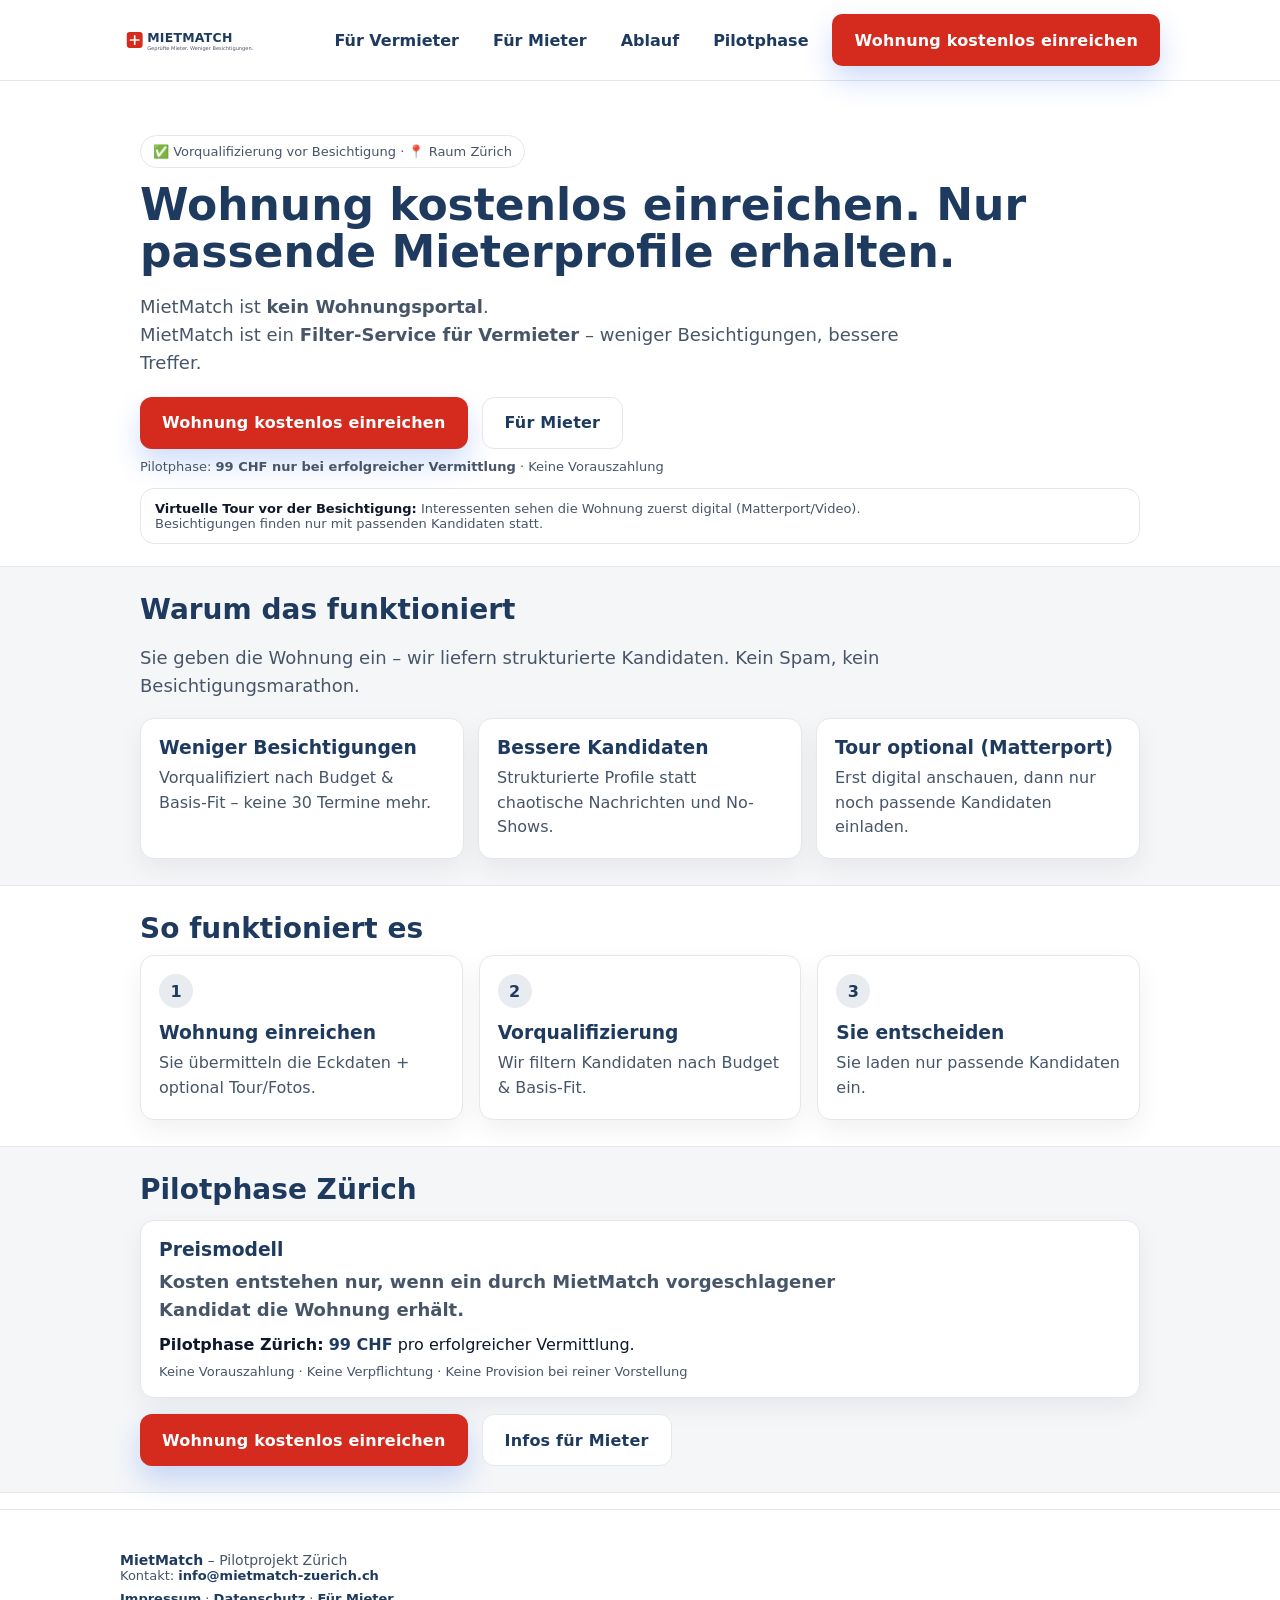
<file: index.html>
<!doctype html>
<html lang="de">
<head>
  <meta charset="utf-8">
  <meta name="viewport" content="width=device-width,initial-scale=1">
  <title>MietMatch – Wohnung kostenlos einreichen. Top-Mieter statt 30 Besichtigungen.</title>
  <link rel="stylesheet" href="styles.css">

  <style>
    /* CTA-Boost ohne dein CSS zu zerstören */
    .btn.cta-strong{
      padding:14px 22px;
      font-size:16px;
      font-weight:800;
      box-shadow:0 14px 28px rgba(37,99,235,.22);
      letter-spacing:.2px;
    }
    .hero-usp{
      margin-top:14px;
      padding:12px 14px;
      border:1px solid var(--border);
      border-radius:14px;
      background:#fff;
    }
    .hero-usp b{ color:var(--text); }
    .benefits{
      display:grid;
      gap:14px;
      grid-template-columns:repeat(auto-fit,minmax(240px,1fr));
      margin-top:14px;
    }
    .pill{
      display:inline-flex;
      align-items:center;
      gap:8px;
      padding:8px 12px;
      border:1px solid var(--border);
      border-radius:999px;
      background:#fff;
      color:var(--muted);
      font-size:13px;
    }
  </style>
</head>

<body>

<div class="nav">
  <div class="container nav-inner">
    <a class="brand" href="index.html">
      <img src="mietmatch-logo.svg" alt="MietMatch Logo">
    </a>

    <div class="links">
      <a href="index.html" style="font-weight:700;color:var(--blue)">Für Vermieter</a>
      <a href="mieter.html">Für Mieter</a>
      <a href="#ablauf">Ablauf</a>
      <a href="#pilot">Pilotphase</a>
      <a class="btn cta-strong" href="Vermieter.html">Wohnung kostenlos einreichen</a>
    </div>
  </div>
</div>


<header class="hero">
  <div class="container">

    <div class="pill">✅ Vorqualifizierung vor Besichtigung · 📍 Raum Zürich</div>

    <h1>Wohnung kostenlos einreichen. Nur passende Mieterprofile erhalten.</h1>

    <p class="sub">
      MietMatch ist <b>kein Wohnungsportal</b>.<br>
      MietMatch ist ein <b>Filter-Service für Vermieter</b> – weniger Besichtigungen, bessere Treffer.
    </p>

    <div class="cta-row">
      <a class="btn cta-strong" href="Vermieter.html">Wohnung kostenlos einreichen</a>
      <a class="btn secondary" href="mieter.html">Für Mieter</a>
    </div>

    <div class="small" style="margin-top:10px;color:var(--muted);">
      Pilotphase: <b>99 CHF nur bei erfolgreicher Vermittlung</b> · Keine Vorauszahlung
    </div>

    <div class="hero-usp">
      <div class="small">
        <b>Virtuelle Tour vor der Besichtigung:</b> Interessenten sehen die Wohnung zuerst digital (Matterport/Video).<br>
        Besichtigungen finden nur mit passenden Kandidaten statt.
      </div>
    </div>

  </div>
</header>


<section class="section alt">
  <div class="container">

    <h2>Warum das funktioniert</h2>
    <p class="sub">Sie geben die Wohnung ein – wir liefern strukturierte Kandidaten. Kein Spam, kein Besichtigungsmarathon.</p>

    <div class="benefits">
      <div class="card">
        <h3 style="margin-top:0;">Weniger Besichtigungen</h3>
        <p>Vorqualifiziert nach Budget & Basis-Fit – keine 30 Termine mehr.</p>
      </div>
      <div class="card">
        <h3 style="margin-top:0;">Bessere Kandidaten</h3>
        <p>Strukturierte Profile statt chaotische Nachrichten und No-Shows.</p>
      </div>
      <div class="card">
        <h3 style="margin-top:0;">Tour optional (Matterport)</h3>
        <p>Erst digital anschauen, dann nur noch passende Kandidaten einladen.</p>
      </div>
    </div>

  </div>
</section>


<section class="section" id="ablauf">
  <div class="container">
    <h2>So funktioniert es</h2>

    <div class="grid steps">
      <div class="card">
        <div class="step-num">1</div>
        <h3>Wohnung einreichen</h3>
        <p>Sie übermitteln die Eckdaten + optional Tour/Fotos.</p>
      </div>
      <div class="card">
        <div class="step-num">2</div>
        <h3>Vorqualifizierung</h3>
        <p>Wir filtern Kandidaten nach Budget & Basis-Fit.</p>
      </div>
      <div class="card">
        <div class="step-num">3</div>
        <h3>Sie entscheiden</h3>
        <p>Sie laden nur passende Kandidaten ein.</p>
      </div>
    </div>

  </div>
</section>


<section class="section alt" id="pilot">
  <div class="container">
    <h2>Pilotphase Zürich</h2>

    <div class="card" style="margin-top:14px;">
      <h3 style="margin-top:0;">Preismodell</h3>
      <p class="sub" style="margin:0;">
        <b>Kosten entstehen nur, wenn ein durch MietMatch vorgeschlagener Kandidat die Wohnung erhält.</b>
      </p>
      <div style="margin-top:12px;">
        <b>Pilotphase Zürich:</b> <span style="color:var(--blue);font-weight:800;">99 CHF</span> pro erfolgreicher Vermittlung.
      </div>
      <div class="small" style="margin-top:10px;color:var(--muted);">
        Keine Vorauszahlung · Keine Verpflichtung · Keine Provision bei reiner Vorstellung
      </div>
    </div>

    <div class="cta-row" style="margin-top:16px;">
      <a class="btn cta-strong" href="Vermieter.html">Wohnung kostenlos einreichen</a>
      <a class="btn secondary" href="mieter.html">Infos für Mieter</a>
    </div>

  </div>
</section>


<div class="hr"></div>

<div class="footer container">
  <div><b style="color:var(--blue)">MietMatch</b> – Pilotprojekt Zürich</div>

  <div class="small">
    Kontakt:
    <a href="mailto:info@mietmatch-zuerich.ch">info@mietmatch-zuerich.ch</a>
  </div>

  <div class="small" style="margin-top:8px">
    <a href="impressum.html">Impressum</a> ·
    <a href="datenschutz.html">Datenschutz</a> ·
    <a href="mieter.html">Für Mieter</a>
  </div>
</div>

</body>
</html>
</file>
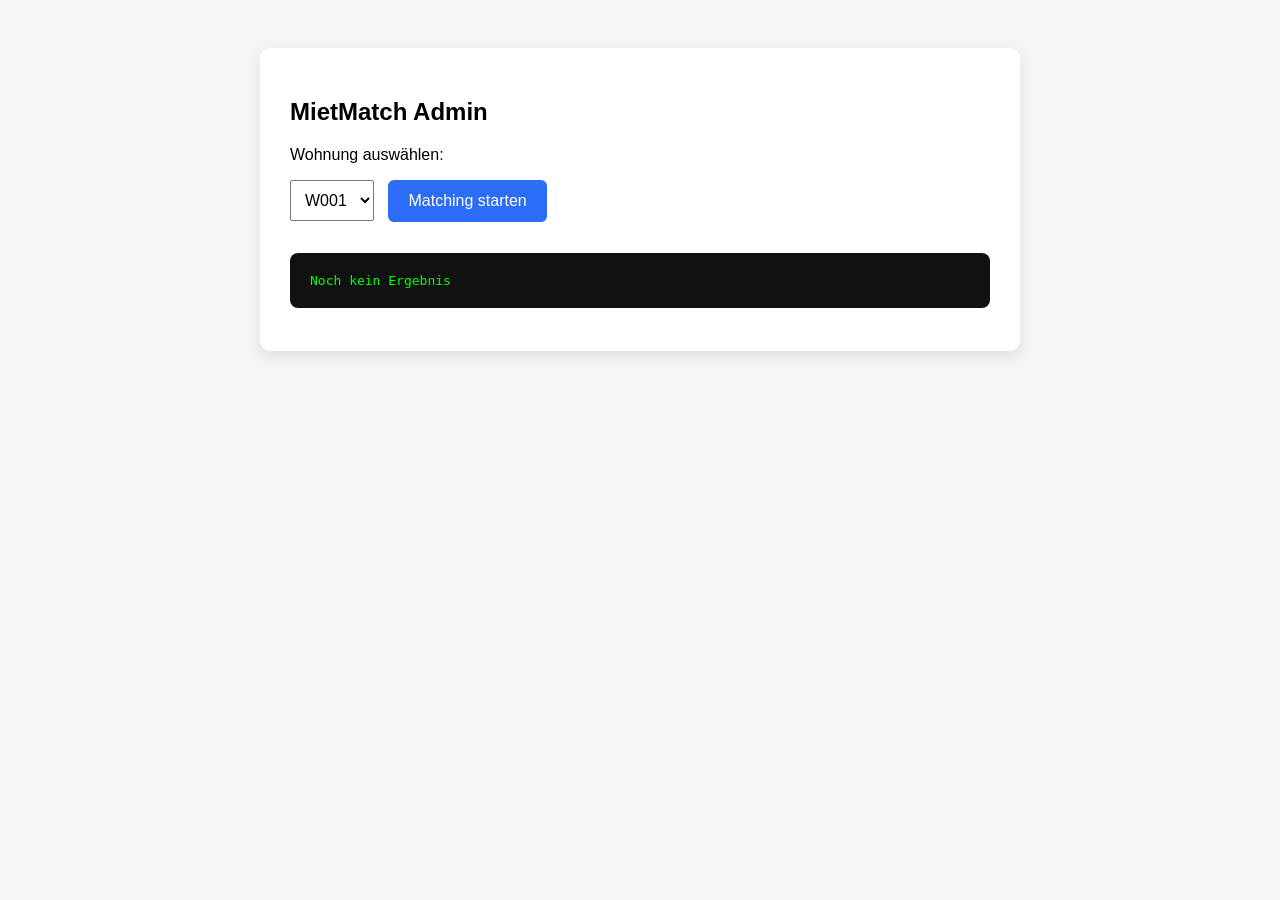
<file: admin.html>
<!DOCTYPE html>
<html lang="de">
<head>
<meta charset="UTF-8">
<title>MietMatch Admin</title>

<style>

body{
font-family:Arial;
background:#f5f5f5;
padding:40px;
}

.box{
background:white;
padding:30px;
border-radius:10px;
max-width:700px;
margin:auto;
box-shadow:0 5px 15px rgba(0,0,0,0.1);
}

button{
padding:12px 20px;
background:#2b6df6;
color:white;
border:none;
border-radius:6px;
cursor:pointer;
font-size:16px;
}

select{
padding:10px;
font-size:16px;
margin-right:10px;
}

pre{
background:#111;
color:#0f0;
padding:20px;
border-radius:8px;
overflow:auto;
}

</style>

</head>

<body>

<div class="box">

<h2>MietMatch Admin</h2>

<p>Wohnung auswählen:</p>

<select id="wohnung">
<option value="W001">W001</option>
</select>

<button onclick="check()">Matching starten</button>

<br><br>

<pre id="result">Noch kein Ergebnis</pre>

</div>

<script>

const API="https://script.google.com/macros/s/AKfycbzBPFAqUgj5m6aK__dl_Dqm4OMgXDlBQfczAh0-pTVG0Ra27RVnpf3PMPUIFXD8uVhl/exec";

async function check(){

let w=document.getElementById("wohnung").value;

let r=await fetch(API+"?wohnung="+w);

let data=await r.json();

document.getElementById("result").textContent=
JSON.stringify(data,null,2);

}

</script>

</body>
</html>
</file>
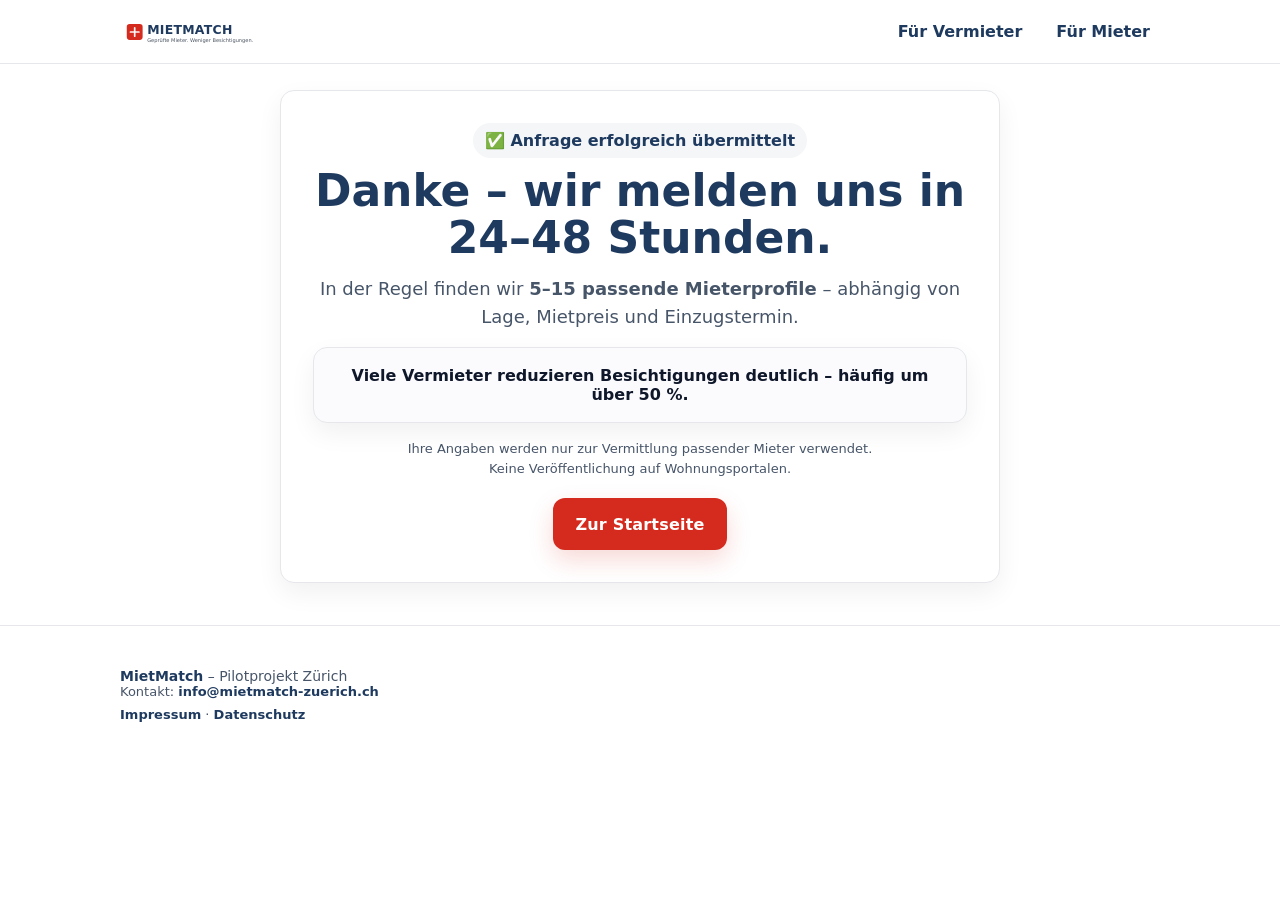
<file: danke.html>
<!doctype html>
<html lang="de">
<head>
<meta charset="utf-8">
<meta name="viewport" content="width=device-width,initial-scale=1">
<title>MietMatch – Danke</title>
<link rel="stylesheet" href="styles.css">
</head>

<body>

<div class="nav">
<div class="container nav-inner">

<a class="brand" href="index.html">
<img src="mietmatch-logo.svg" alt="MietMatch Logo">
</a>

<div class="links">
<a href="index.html">Für Vermieter</a>
<a href="mieter.html">Für Mieter</a>
</div>

</div>
</div>


<section class="section">
<div class="container" style="max-width:760px">

<div class="card" style="text-align:center;padding:32px">

<div class="kicker" style="justify-content:center">
✅ Anfrage erfolgreich übermittelt
</div>

<h1 style="margin-top:10px">
Danke – wir melden uns in 24–48 Stunden.
</h1>


<p class="sub" style="margin-top:14px">
In der Regel finden wir <b>5–15 passende Mieterprofile</b> – abhängig von Lage, Mietpreis und Einzugstermin.
</p>


<div class="card" style="margin-top:16px;background:#fbfbfd">

<b>Viele Vermieter reduzieren Besichtigungen deutlich – häufig um über 50 %.</b>

</div>


<div class="small" style="margin-top:16px;color:var(--muted);line-height:1.5">

Ihre Angaben werden nur zur Vermittlung passender Mieter verwendet.<br>
Keine Veröffentlichung auf Wohnungsportalen.

</div>


<div class="cta-row" style="justify-content:center;margin-top:20px">

<a class="btn" href="index.html">
Zur Startseite
</a>

</div>

</div>
</div>
</section>


<div class="hr"></div>

<div class="footer container">

<div>
<b style="color:var(--blue)">MietMatch</b> – Pilotprojekt Zürich
</div>

<div class="small">
Kontakt:
<a href="mailto:info@mietmatch-zuerich.ch">info@mietmatch-zuerich.ch</a>
</div>

<div class="small" style="margin-top:8px">
<a href="impressum.html">Impressum</a> ·
<a href="datenschutz.html">Datenschutz</a>
</div>

</div>

</body>
</html>
</file>
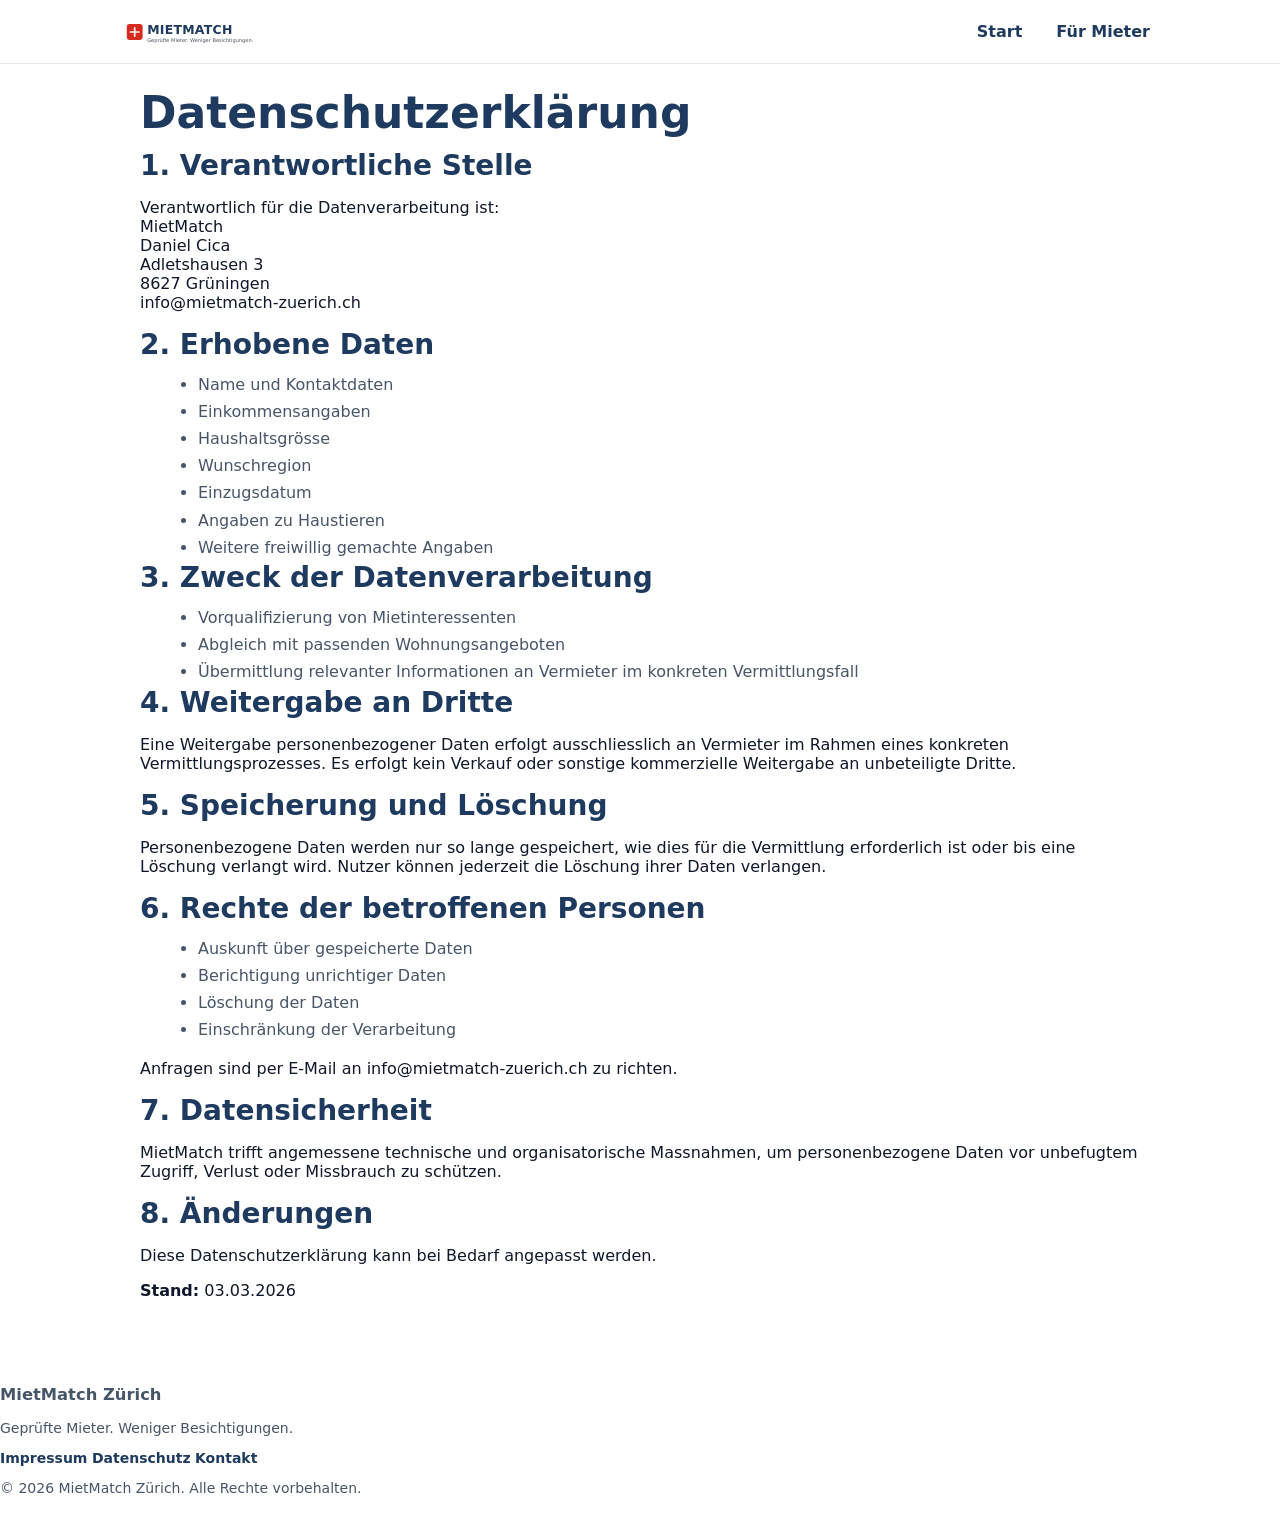
<file: datenschutz.html>
<!doctype html>
<html lang="de">
<head>
  <meta charset="utf-8">
  <meta name="viewport" content="width=device-width,initial-scale=1">
  <title>MietMatch – Datenschutz</title>
  <link rel="stylesheet" href="styles.css">
</head>
<body>

  <div class="nav">
    <div class="container nav-inner">
      <a class="brand" href="index.html">
        <img src="mietmatch-logo.svg" alt="MietMatch Logo">
      </a>
      <div class="links">
        <a href="index.html">Start</a>
        <a href="mieter.html">Für Mieter</a>
      </div>
    </div>
  </div>

  <section class="section">
    <div class="container">

      <h1 style="margin-top:0">Datenschutzerklärung</h1>

      <h2>1. Verantwortliche Stelle</h2>
      <p>
        Verantwortlich für die Datenverarbeitung ist:<br>
        MietMatch<br>
        Daniel Cica<br>
        Adletshausen 3<br>
        8627 Grüningen<br>
        info@mietmatch-zuerich.ch
      </p>

      <h2>2. Erhobene Daten</h2>
      <ul>
        <li>Name und Kontaktdaten</li>
        <li>Einkommensangaben</li>
        <li>Haushaltsgrösse</li>
        <li>Wunschregion</li>
        <li>Einzugsdatum</li>
        <li>Angaben zu Haustieren</li>
        <li>Weitere freiwillig gemachte Angaben</li>
      </ul>

      <h2>3. Zweck der Datenverarbeitung</h2>
      <ul>
        <li>Vorqualifizierung von Mietinteressenten</li>
        <li>Abgleich mit passenden Wohnungsangeboten</li>
        <li>Übermittlung relevanter Informationen an Vermieter im konkreten Vermittlungsfall</li>
      </ul>

      <h2>4. Weitergabe an Dritte</h2>
      <p>
        Eine Weitergabe personenbezogener Daten erfolgt ausschliesslich an Vermieter im Rahmen eines konkreten Vermittlungsprozesses.
        Es erfolgt kein Verkauf oder sonstige kommerzielle Weitergabe an unbeteiligte Dritte.
      </p>

      <h2>5. Speicherung und Löschung</h2>
      <p>
        Personenbezogene Daten werden nur so lange gespeichert, wie dies für die Vermittlung erforderlich ist
        oder bis eine Löschung verlangt wird.
        Nutzer können jederzeit die Löschung ihrer Daten verlangen.
      </p>

      <h2>6. Rechte der betroffenen Personen</h2>
      <ul>
        <li>Auskunft über gespeicherte Daten</li>
        <li>Berichtigung unrichtiger Daten</li>
        <li>Löschung der Daten</li>
        <li>Einschränkung der Verarbeitung</li>
      </ul>
      <p>
        Anfragen sind per E-Mail an info@mietmatch-zuerich.ch zu richten.
      </p>

      <h2>7. Datensicherheit</h2>
      <p>
        MietMatch trifft angemessene technische und organisatorische Massnahmen,
        um personenbezogene Daten vor unbefugtem Zugriff, Verlust oder Missbrauch zu schützen.
      </p>

      <h2>8. Änderungen</h2>
      <p>
        Diese Datenschutzerklärung kann bei Bedarf angepasst werden.
      </p>

      <p><strong>Stand:</strong> 03.03.2026</p>

    </div>
  </section>

  <footer class="footer">
    <div class="footer-container">
      
      <div class="footer-left">
        <h3>MietMatch Zürich</h3>
        <p>Geprüfte Mieter. Weniger Besichtigungen.</p>
      </div>

      <div class="footer-right">
        <a href="impressum.html">Impressum</a>
        <a href="datenschutz.html">Datenschutz</a>
        <a href="mailto:info@mietmatch-zuerich.ch">Kontakt</a>
      </div>

    </div>

    <div class="footer-bottom">
      <p>© 2026 MietMatch Zürich. Alle Rechte vorbehalten.</p>
    </div>
  </footer>

</body>
</html>
</file>
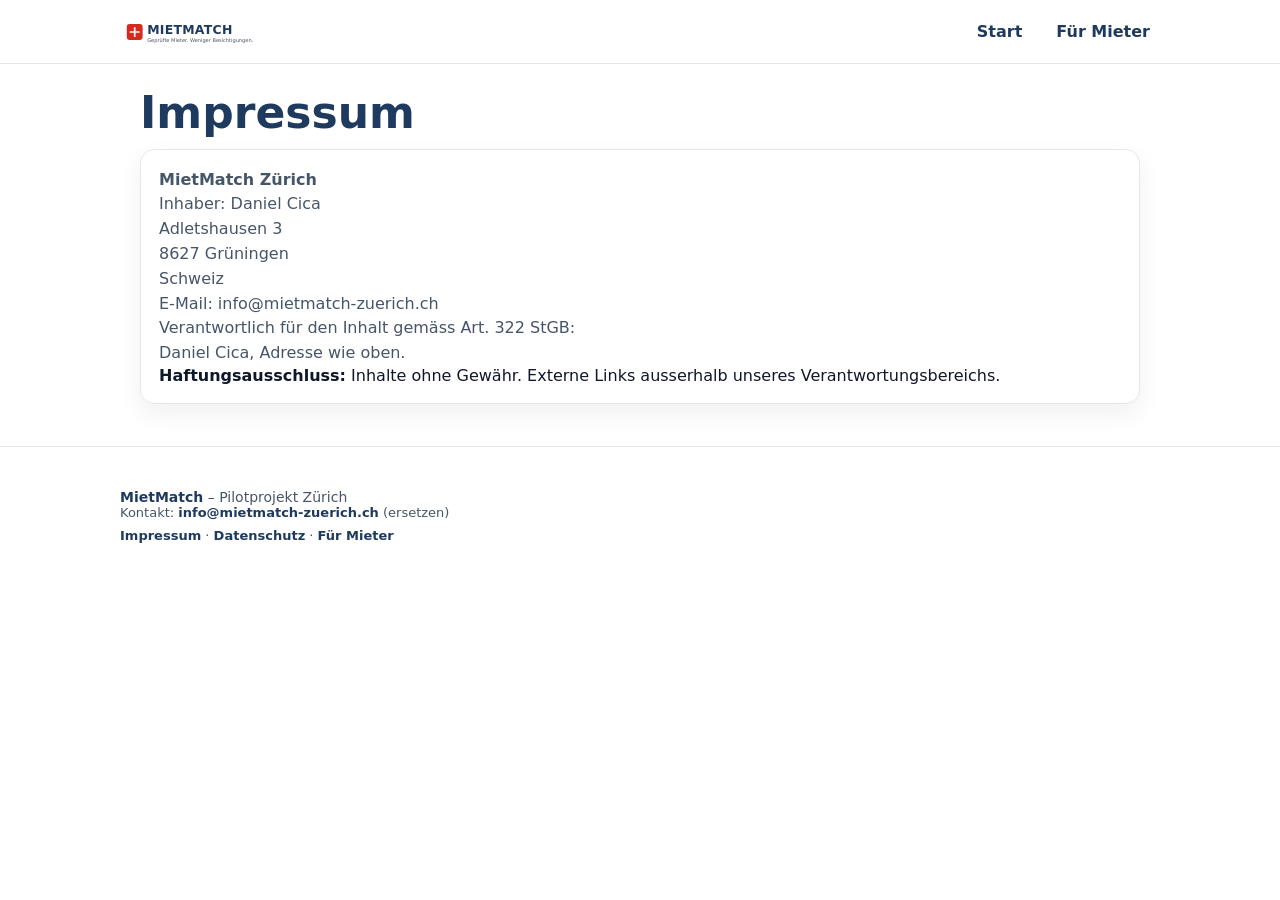
<file: impressum.html>
<!doctype html>
<html lang="de">
<head>
  <meta charset="utf-8">
  <meta name="viewport" content="width=device-width,initial-scale=1">
  <title>MietMatch – Impressum</title>
  <link rel="stylesheet" href="styles.css">
</head>
<body>
  <div class="nav">
    <div class="container nav-inner">
      <a class="brand" href="index.html"><img src="mietmatch-logo.svg" alt="MietMatch Logo"></a>
      <div class="links">
        <a href="index.html">Start</a>
        <a href="mieter.html">Für Mieter</a>
      </div>
    </div>
  </div>

  <section class="section">
    <div class="container">
      <h1 style="margin-top:0">Impressum</h1>
      <div class="card">
        <p class="small" style="margin:0">

<p><strong>MietMatch Zürich</strong><br>
Inhaber: Daniel Cica<br>
Adletshausen 3<br>
8627 Grüningen<br>
Schweiz</p>

<p>E-Mail: info@mietmatch-zuerich.ch</p>

<p>Verantwortlich für den Inhalt gemäss Art. 322 StGB:<br>
Daniel Cica, Adresse wie oben.</p>
          <b>Haftungsausschluss:</b> Inhalte ohne Gewähr. Externe Links ausserhalb unseres Verantwortungsbereichs.
        </p>
      </div>
    </div>
  </section>

  
<div class="hr"></div>
<div class="footer container">
  <div><b style="color:var(--blue)">MietMatch</b> – Pilotprojekt Zürich</div>
  <div class="small">Kontakt: <a href="mailto:kontakt@mietmatch.ch">info@mietmatch-zuerich.ch</a> (ersetzen)</div>
  <div class="small" style="margin-top:8px">
    <a href="impressum.html">Impressum</a> · <a href="datenschutz.html">Datenschutz</a> · <a href="mieter.html">Für Mieter</a>
  </div>
</div>

</body>
</html>
</file>
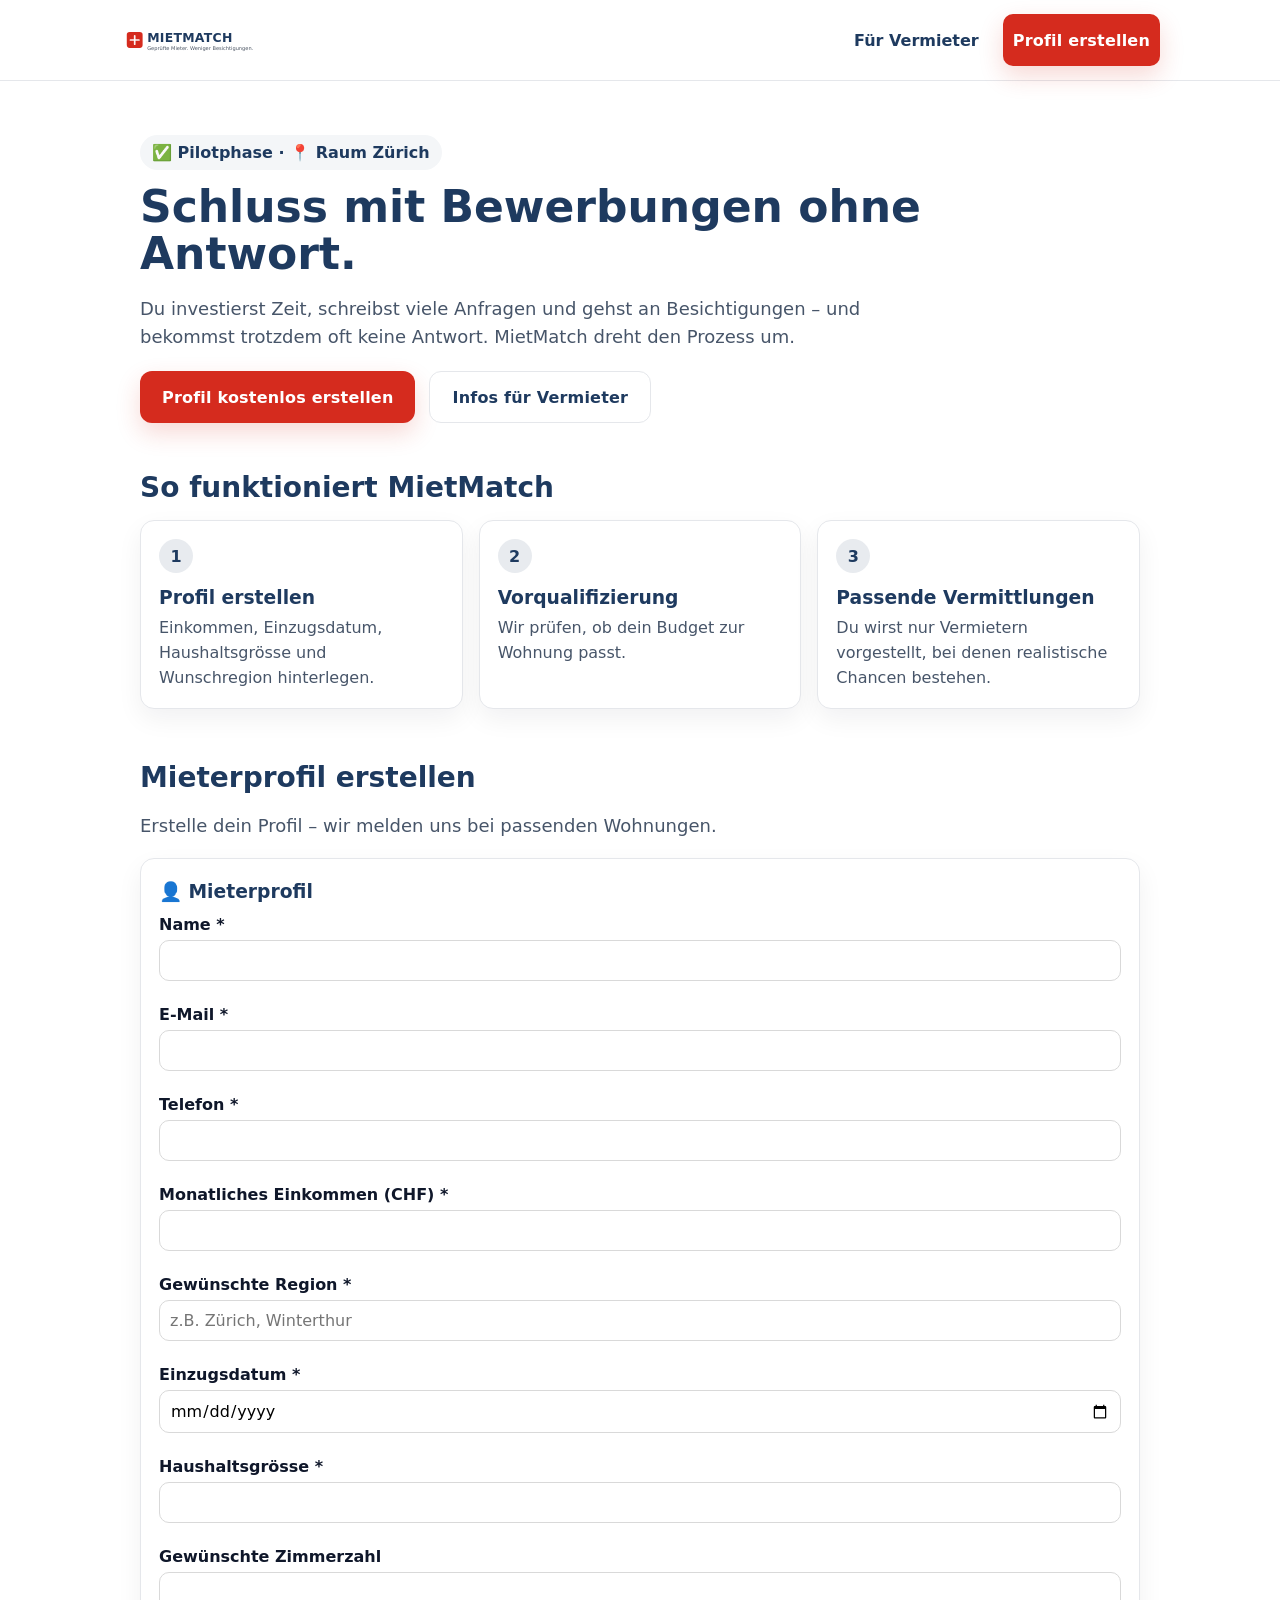
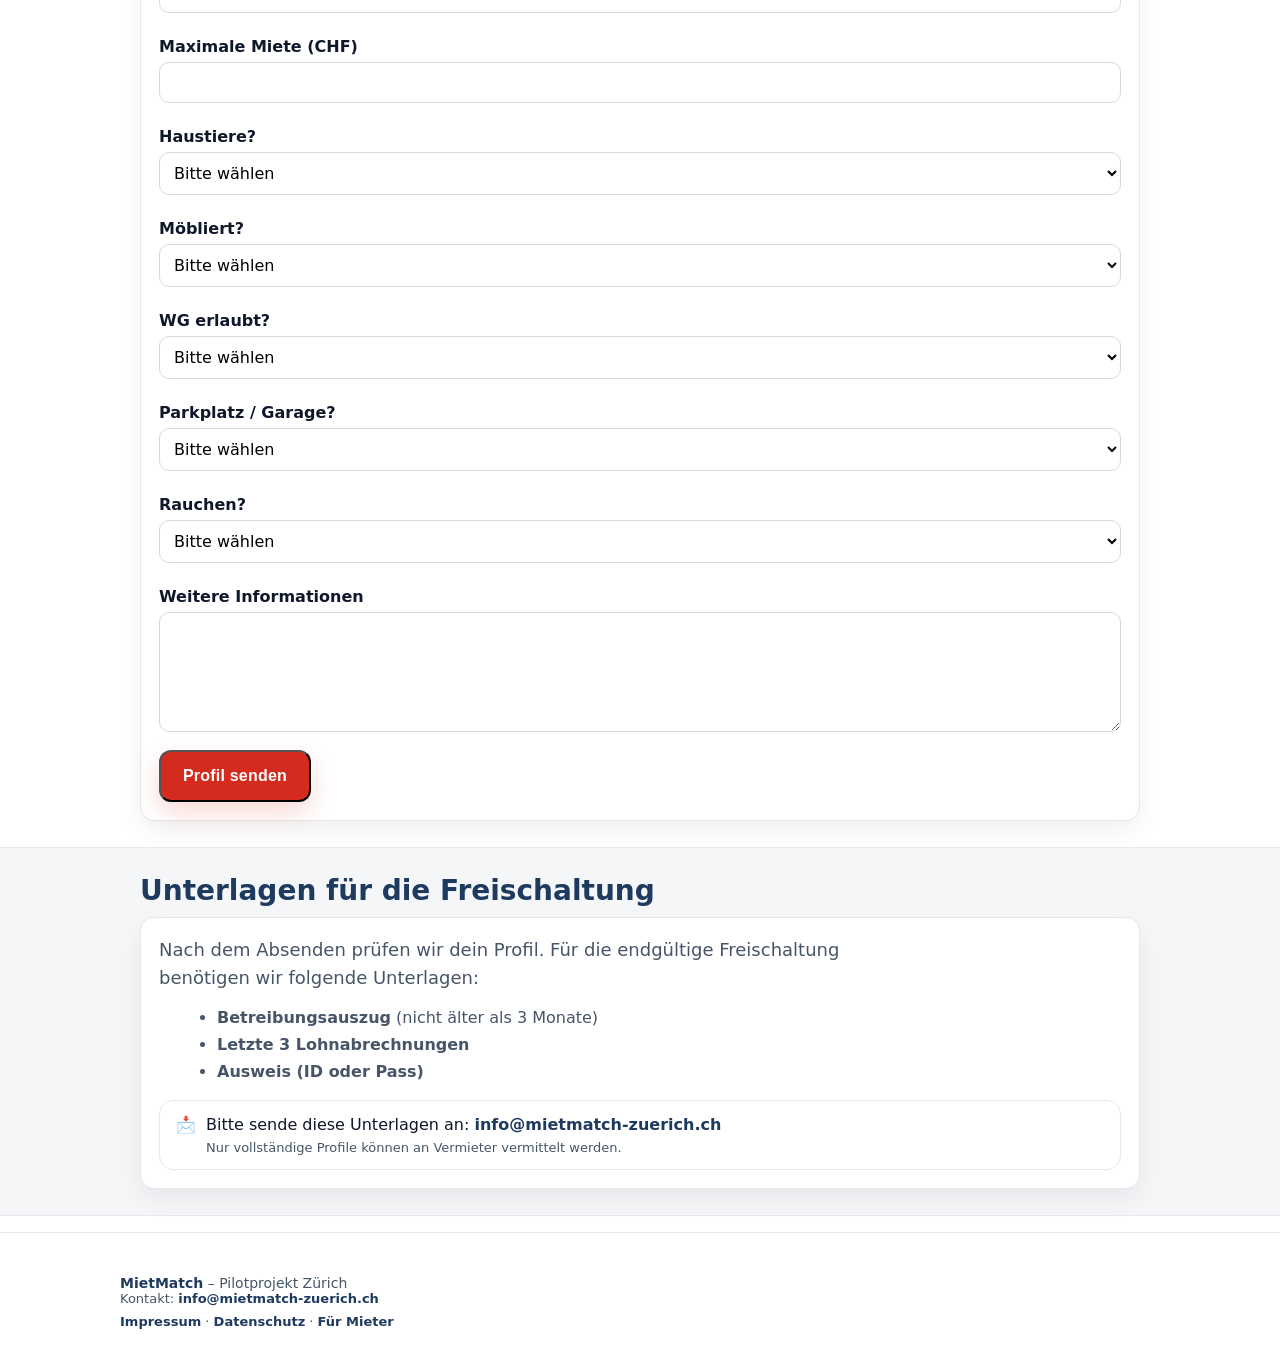
<file: mieter.html>
<!doctype html>
<html lang="de">
<head>
<meta charset="utf-8">
<meta name="viewport" content="width=device-width,initial-scale=1">
<title>MietMatch – Für Mieter</title>
<link rel="stylesheet" href="styles.css">
</head>

<body>

<div class="nav">
<div class="container nav-inner">
<a class="brand" href="index.html">
<img src="mietmatch-logo.svg" alt="MietMatch Logo">
</a>

<div class="links">
<a href="index.html">Für Vermieter</a>
<a class="btn" href="#profil">Profil erstellen</a>
</div>
</div>
</div>


<header class="hero">

<div class="container">

<div class="kicker">✅ Pilotphase · 📍 Raum Zürich</div>

<h1>Schluss mit Bewerbungen ohne Antwort.</h1>

<p class="sub">
Du investierst Zeit, schreibst viele Anfragen und gehst an Besichtigungen –
und bekommst trotzdem oft keine Antwort.
MietMatch dreht den Prozess um.
</p>

<div class="cta-row">
<a class="btn" href="#profil">Profil kostenlos erstellen</a>
<a class="btn secondary" href="index.html">Infos für Vermieter</a>
</div>

</div>

</header>


<section class="section">

<div class="container">

<h2>So funktioniert MietMatch</h2>

<div class="grid steps" style="margin-top:16px">

<div class="card">
<div class="step-num">1</div>
<h3>Profil erstellen</h3>
<p>Einkommen, Einzugsdatum, Haushaltsgrösse und Wunschregion hinterlegen.</p>
</div>

<div class="card">
<div class="step-num">2</div>
<h3>Vorqualifizierung</h3>
<p>Wir prüfen, ob dein Budget zur Wohnung passt.</p>
</div>

<div class="card">
<div class="step-num">3</div>
<h3>Passende Vermittlungen</h3>
<p>Du wirst nur Vermietern vorgestellt, bei denen realistische Chancen bestehen.</p>
</div>

</div>

</div>

</section>



<section class="section" id="profil">

<div class="container">

<h2>Mieterprofil erstellen</h2>

<p class="sub">
Erstelle dein Profil – wir melden uns bei passenden Wohnungen.
</p>

<div class="card" style="margin-top:14px">

<h3>👤 Mieterprofil</h3>

<form action="https://formspree.io/f/xlgwqpaw" method="POST">

<input type="hidden" name="form_typ" value="MIETER_PROFIL">
<input type="hidden" name="lead_type" value="MIETER_PROFIL">

<label>Name *</label>
<input type="text" name="name" required style="width:100%;padding:10px;margin-bottom:12px">

<label>E-Mail *</label>
<input type="email" name="email" required style="width:100%;padding:10px;margin-bottom:12px">

<label>Telefon *</label>
<input type="tel" name="telefon" required style="width:100%;padding:10px;margin-bottom:12px">

<label>Monatliches Einkommen (CHF) *</label>
<input type="number" name="einkommen" required style="width:100%;padding:10px;margin-bottom:12px">

<label>Gewünschte Region *</label>
<input type="text" name="region" placeholder="z.B. Zürich, Winterthur" required style="width:100%;padding:10px;margin-bottom:12px">

<label>Einzugsdatum *</label>
<input type="date" name="einzugsdatum" required style="width:100%;padding:10px;margin-bottom:12px">

<label>Haushaltsgrösse *</label>
<input type="number" name="haushalt" required style="width:100%;padding:10px;margin-bottom:12px">

<label>Gewünschte Zimmerzahl</label>
<input type="number" name="zimmer" style="width:100%;padding:10px;margin-bottom:12px">

<label>Maximale Miete (CHF)</label>
<input type="number" name="max_miete" style="width:100%;padding:10px;margin-bottom:12px">


<!-- NEUE MATCHING FELDER -->

<label>Haustiere?</label>
<select name="haustiere" style="width:100%;padding:10px;margin-bottom:12px">
<option value="">Bitte wählen</option>
<option value="nein">Nein</option>
<option value="hund">Hund</option>
<option value="katze">Katze</option>
<option value="andere">Andere</option>
</select>

<label>Möbliert?</label>
<select name="moebliert" style="width:100%;padding:10px;margin-bottom:12px">
<option value="">Bitte wählen</option>
<option value="ja">Ja</option>
<option value="nein">Nein</option>
<option value="egal">Egal</option>
</select>

<label>WG erlaubt?</label>
<select name="wg" style="width:100%;padding:10px;margin-bottom:12px">
<option value="">Bitte wählen</option>
<option value="ja">Ja</option>
<option value="nein">Nein</option>
<option value="egal">Egal</option>
</select>

<label>Parkplatz / Garage?</label>
<select name="parkplatz" style="width:100%;padding:10px;margin-bottom:12px">
<option value="">Bitte wählen</option>
<option value="ja">Ja</option>
<option value="nein">Nein</option>
<option value="egal">Egal</option>
</select>

<label>Rauchen?</label>
<select name="rauchen" style="width:100%;padding:10px;margin-bottom:12px">
<option value="">Bitte wählen</option>
<option value="ja">Ja</option>
<option value="nein">Nein</option>
</select>


<label>Weitere Informationen</label>
<textarea name="nachricht" rows="5" style="width:100%;padding:10px;margin-bottom:14px"></textarea>

<button class="btn" type="submit">
Profil senden
</button>

</form>

</div>

</div>

</section>



<section class="section alt">

<div class="container">

<h2>Unterlagen für die Freischaltung</h2>

<div class="card">

<p class="sub" style="margin:0">
Nach dem Absenden prüfen wir dein Profil.
Für die endgültige Freischaltung benötigen wir folgende Unterlagen:
</p>

<ul style="margin-top:12px">

<li><b>Betreibungsauszug</b> (nicht älter als 3 Monate)</li>

<li><b>Letzte 3 Lohnabrechnungen</b></li>

<li><b>Ausweis (ID oder Pass)</b></li>

</ul>

<div class="notice" style="margin-top:14px">

<div>📩</div>

<div>

Bitte sende diese Unterlagen an:

<b>
<a href="mailto:info@mietmatch-zuerich.ch">
info@mietmatch-zuerich.ch
</a>
</b>

<div class="small" style="margin-top:6px;color:var(--muted)">
Nur vollständige Profile können an Vermieter vermittelt werden.
</div>

</div>

</div>

</div>

</div>

</section>



<div class="hr"></div>

<div class="footer container">

<div>
<b style="color:var(--blue)">MietMatch</b> – Pilotprojekt Zürich
</div>

<div class="small">
Kontakt:
<a href="mailto:info@mietmatch-zuerich.ch">
info@mietmatch-zuerich.ch
</a>
</div>

<div class="small" style="margin-top:8px">
<a href="impressum.html">Impressum</a> ·
<a href="datenschutz.html">Datenschutz</a> ·
<a href="mieter.html">Für Mieter</a>
</div>

</div>

</body>
</html>
</file>
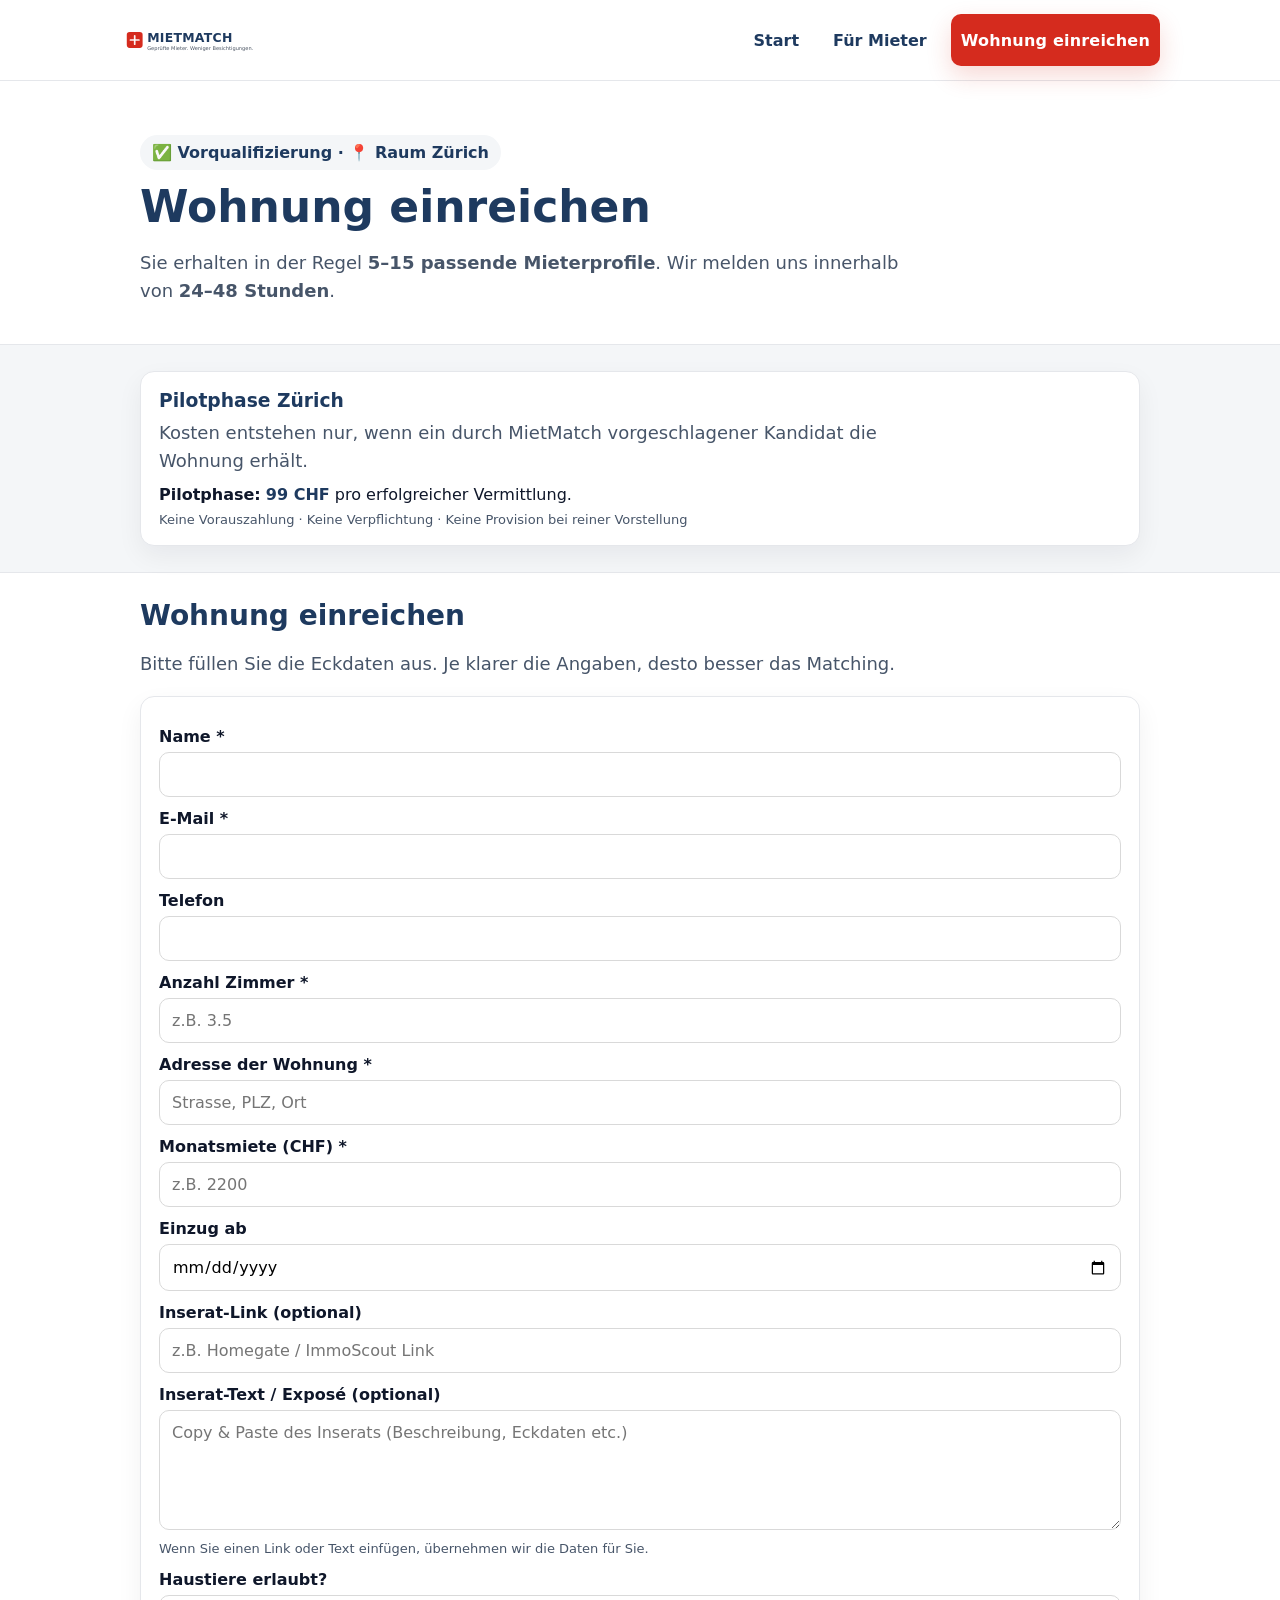
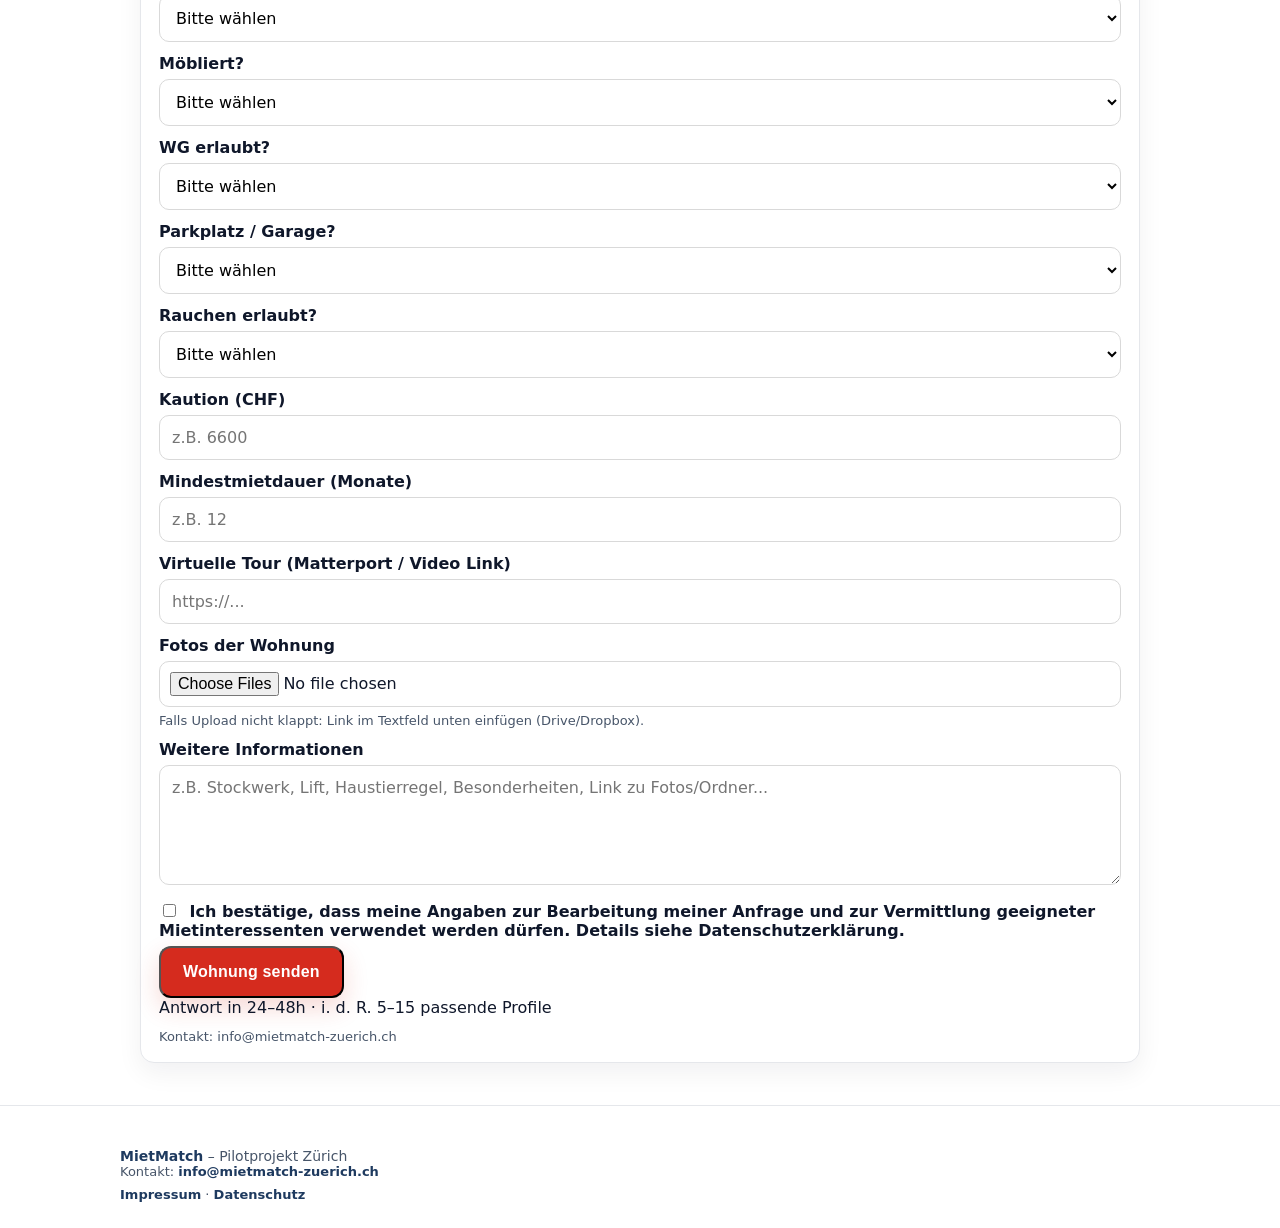
<file: Vermieter.html>
<!doctype html>
<html lang="de">
<head>
  <meta charset="utf-8">
  <meta name="viewport" content="width=device-width,initial-scale=1">
  <title>MietMatch – Vermieter: Wohnung einreichen</title>
  <link rel="stylesheet" href="styles.css">
</head>

<body>

<div class="nav">
  <div class="container nav-inner">
    <a class="brand" href="index.html">
      <img src="mietmatch-logo.svg" alt="MietMatch Logo">
    </a>

    <div class="links">
      <a href="index.html">Start</a>
      <a href="mieter.html">Für Mieter</a>
      <a class="btn" href="#formular">Wohnung einreichen</a>
    </div>
  </div>
</div>


<header class="hero">
  <div class="container">
    <div class="kicker">✅ Vorqualifizierung · 📍 Raum Zürich</div>
    <h1>Wohnung einreichen</h1>
    <p class="sub">
      Sie erhalten in der Regel <b>5–15 passende Mieterprofile</b>. Wir melden uns innerhalb von <b>24–48 Stunden</b>.
    </p>
  </div>
</header>


<section class="section alt" id="pilot">
  <div class="container">
    <div class="card">
      <h3 style="margin-top:0;">Pilotphase Zürich</h3>
      <p class="sub" style="margin:0;">
        Kosten entstehen nur, wenn ein durch MietMatch vorgeschlagener Kandidat die Wohnung erhält.
      </p>
      <div style="margin-top:10px;">
        <b>Pilotphase:</b> <span style="color:var(--blue);font-weight:800;">99 CHF</span> pro erfolgreicher Vermittlung.
      </div>
      <div class="small" style="margin-top:8px;">
        Keine Vorauszahlung · Keine Verpflichtung · Keine Provision bei reiner Vorstellung
      </div>
    </div>
  </div>
</section>


<section class="section" id="formular">
  <div class="container">

    <h2>Wohnung einreichen</h2>
    <p class="sub">Bitte füllen Sie die Eckdaten aus. Je klarer die Angaben, desto besser das Matching.</p>

    <div class="card" style="margin-top:14px;">

      <form id="vermieterForm" action="https://formspree.io/f/mbdanavy" method="POST" enctype="multipart/form-data">
        <input type="hidden" name="lead_type" value="VERMIETER_WOHNUNG">

        <div class="form-grid">

          <div>
            <label>Name *</label>
            <input type="text" name="name" required>
          </div>

          <div>
            <label>E-Mail *</label>
            <input type="email" name="email" required>
          </div>

          <div>
            <label>Telefon</label>
            <input type="tel" name="telefon">
          </div>

          <div>
            <label>Anzahl Zimmer *</label>
            <input type="text" name="zimmer" required placeholder="z.B. 3.5">
          </div>

          <div class="span-2">
            <label>Adresse der Wohnung *</label>
            <input type="text" name="adresse" required placeholder="Strasse, PLZ, Ort">
          </div>

          <div>
            <label>Monatsmiete (CHF) *</label>
            <input type="number" name="miete" min="0" step="1" required placeholder="z.B. 2200">
          </div>

          <div>
            <label>Einzug ab</label>
            <input type="date" name="einzug_ab">
          </div>

          <!-- =========================
               INSERAT (optional) – Copy/Paste Shortcut
               ========================= -->
          <div class="span-2">
            <label>Inserat-Link (optional)</label>
            <input type="url" name="inserat_link" placeholder="z.B. Homegate / ImmoScout Link">
          </div>

          <div class="span-2">
            <label>Inserat-Text / Exposé (optional)</label>
            <textarea name="inserat_text" placeholder="Copy & Paste des Inserats (Beschreibung, Eckdaten etc.)"></textarea>
            <div class="small" style="margin-top:6px;color:var(--muted);line-height:1.4;">
              Wenn Sie einen Link oder Text einfügen, übernehmen wir die Daten für Sie.
            </div>
          </div>

          <div>
            <label>Haustiere erlaubt?</label>
            <select name="haustiere">
              <option value="">Bitte wählen</option>
              <option value="ja">Ja</option>
              <option value="nein">Nein</option>
              <option value="nach_absprache">Nach Absprache</option>
            </select>
          </div>

          <div>
            <label>Möbliert?</label>
            <select name="moebliert">
              <option value="">Bitte wählen</option>
              <option value="ja">Ja</option>
              <option value="nein">Nein</option>
            </select>
          </div>

          <div>
            <label>WG erlaubt?</label>
            <select name="wg_erlaubt">
              <option value="">Bitte wählen</option>
              <option value="ja">Ja</option>
              <option value="nein">Nein</option>
            </select>
          </div>

          <div>
            <label>Parkplatz / Garage?</label>
            <select name="parkplatz">
              <option value="">Bitte wählen</option>
              <option value="ja">Ja</option>
              <option value="nein">Nein</option>
            </select>
          </div>

          <div>
            <label>Rauchen erlaubt?</label>
            <select name="rauchen_erlaubt">
              <option value="">Bitte wählen</option>
              <option value="ja">Ja</option>
              <option value="nein">Nein</option>
              <option value="nur_balkon">Nur Balkon / Aussenbereich</option>
              <option value="nach_absprache">Nach Absprache</option>
            </select>
          </div>

          <div>
            <label>Kaution (CHF)</label>
            <input type="number" name="kaution" min="0" step="1" placeholder="z.B. 6600">
          </div>

          <div>
            <label>Mindestmietdauer (Monate)</label>
            <input type="number" name="mindestmietdauer" min="0" step="1" placeholder="z.B. 12">
          </div>

          <div class="span-2">
            <label>Virtuelle Tour (Matterport / Video Link)</label>
            <input type="url" name="tour_link" placeholder="https://...">
          </div>

          <div class="span-2">
            <label>Fotos der Wohnung</label>
            <input type="file" name="fotos" accept="image/*" multiple>
            <div class="small" style="margin-top:6px;">Falls Upload nicht klappt: Link im Textfeld unten einfügen (Drive/Dropbox).</div>
          </div>

          <div class="span-2">
            <label>Weitere Informationen</label>
            <textarea name="nachricht" placeholder="z.B. Stockwerk, Lift, Haustierregel, Besonderheiten, Link zu Fotos/Ordner..."></textarea>
          </div>

          <div class="span-2">
            <label class="dsg-check">
              <input type="checkbox" name="datenschutz_ok" required>
              <span>
                Ich bestätige, dass meine Angaben zur Bearbeitung meiner Anfrage und zur Vermittlung geeigneter Mietinteressenten verwendet werden dürfen.
                Details siehe <a href="datenschutz.html" target="_blank" rel="noopener">Datenschutzerklärung</a>.
              </span>
            </label>
          </div>

          <div class="span-2 form-actions">
            <button class="btn" type="submit">Wohnung senden</button>
            <div class="form-note">Antwort in 24–48h · i. d. R. 5–15 passende Profile</div>
          </div>

        </div>
      </form>

      <div class="small" style="margin-top:12px;">
        Kontakt: <a href="mailto:info@mietmatch-zuerich.ch">info@mietmatch-zuerich.ch</a>
      </div>

    </div>

  </div>
</section>


<div class="hr"></div>

<div class="footer container">
  <div><b style="color:var(--blue)">MietMatch</b> – Pilotprojekt Zürich</div>

  <div class="small">
    Kontakt:
    <a href="mailto:info@mietmatch-zuerich.ch">info@mietmatch-zuerich.ch</a>
  </div>

  <div class="small" style="margin-top:8px">
    <a href="impressum.html">Impressum</a> ·
    <a href="datenschutz.html">Datenschutz</a>
  </div>
</div>


<script>
  (function () {
    const form = document.getElementById("vermieterForm");
    if (!form) return;

    form.addEventListener("submit", async function (e) {
      e.preventDefault();

      const data = new FormData(form);

      try {
        const res = await fetch(form.action, {
          method: "POST",
          body: data,
          headers: { "Accept": "application/json" }
        });

        if (res.ok) {
          window.location.href = "danke.html";
        } else {
          alert("Senden fehlgeschlagen. Bitte kurz prüfen und nochmals senden.");
        }
      } catch (err) {
        alert("Netzwerkfehler. Bitte nochmals versuchen.");
      }
    });
  })();
</script>

</body>
</html>
</file>
<file: styles.css>
:root{
  --blue:#1E3A5F;
  --red:#D52B1E;
  --text:#0F172A;
  --muted:#475569;
  --bg:#FFFFFF;
  --panel:#F4F6F8;
  --border:#E5E7EB;
  --radius:14px;
  --max:1040px;
}

*{box-sizing:border-box}

html,body{
margin:0;
padding:0;
font-family:Inter,system-ui,-apple-system,Segoe UI,Roboto,Arial,sans-serif;
color:var(--text);
background:var(--bg);
}

a{color:inherit;text-decoration:none}

.container{
max-width:var(--max);
margin:0 auto;
padding:0 20px
}

.nav{
position:sticky;
top:0;
z-index:20;
background:rgba(255,255,255,.92);
backdrop-filter:saturate(180%) blur(8px);
border-bottom:1px solid var(--border);
}

.nav-inner{
display:flex;
align-items:center;
justify-content:space-between;
gap:18px;
padding:14px 0
}

.brand{
display:flex;
align-items:center;
gap:12px
}

.brand img{
height:34px
}

.brand strong{
color:var(--blue);
letter-spacing:.5px
}

.links{
display:flex;
gap:14px;
align-items:center;
font-weight:600;
color:var(--blue)
}

.links a{
padding:8px 10px;
border-radius:10px
}

.links a:hover{
background:var(--panel)
}


/* =========================
   BUTTONS (verbessert)
   ========================= */

.btn{
display:inline-flex;
align-items:center;
justify-content:center;

padding:14px 22px;
min-height:52px;

border-radius:12px;

font-weight:800;
font-size:16px;
letter-spacing:.2px;

background:var(--red);
color:white;

box-shadow:0 10px 24px rgba(213,43,30,.18);

transition:all .15s ease;
}

.btn:hover{
transform:translateY(-1px);
box-shadow:0 14px 28px rgba(213,43,30,.22);
}

.btn.secondary{
background:white;
color:var(--blue);
border:1px solid var(--border);
box-shadow:none
}

.btn.secondary:hover{
background:var(--panel);
transform:none;
}


/* =========================
   HERO
   ========================= */

.hero{
padding:54px 0 22px
}

.kicker{
display:inline-flex;
gap:10px;
align-items:center;
padding:8px 12px;
border-radius:999px;
background:var(--panel);
color:var(--blue);
font-weight:700
}

h1{
font-size:44px;
line-height:1.06;
margin:14px 0 12px;
color:var(--blue)
}

.sub{
font-size:18px;
line-height:1.55;
color:var(--muted);
max-width:760px
}

.cta-row{
display:flex;
gap:14px;
flex-wrap:wrap;
margin-top:20px
}


/* =========================
   GRID / CARDS
   ========================= */

.grid{
display:grid;
gap:16px
}

.cards{
grid-template-columns:repeat(3,minmax(0,1fr))
}

.steps{
grid-template-columns:repeat(3,minmax(0,1fr))
}

@media (max-width:900px){

.cards{grid-template-columns:1fr}

.steps{grid-template-columns:1fr}

h1{font-size:36px}

}


.card{
border:1px solid var(--border);
background:white;
border-radius:var(--radius);
padding:18px;
box-shadow:0 10px 26px rgba(15,23,42,.06);
}

.card h3{
margin:4px 0 8px;
color:var(--blue)
}

.card p{
margin:0;
color:var(--muted);
line-height:1.55
}

.section{
padding:26px 0
}

.section.alt{
background:var(--panel);
border-top:1px solid var(--border);
border-bottom:1px solid var(--border)
}

h2{
color:var(--blue);
margin:0 0 10px;
font-size:28px
}

ul{
margin:10px 0 0 18px;
color:var(--muted);
line-height:1.7
}

.step-num{
width:34px;
height:34px;
border-radius:999px;
display:inline-flex;
align-items:center;
justify-content:center;
background:rgba(30,58,95,.1);
color:var(--blue);
font-weight:900;
margin-bottom:10px
}

.footer{
padding:26px 0;
color:var(--muted);
font-size:14px
}

.footer a{
color:var(--blue);
font-weight:700
}

.hr{
height:1px;
background:var(--border);
margin:16px 0
}

.small{
font-size:13px;
color:var(--muted)
}

.notice{
display:flex;
gap:10px;
align-items:flex-start;
padding:14px 16px;
border:1px solid var(--border);
border-radius:var(--radius);
background:white
}

.notice b{
color:var(--blue)
}


/* =========================
   FORMULAR (verbessert)
   ========================= */

form label{
display:block;
font-weight:600;
margin:12px 0 6px;
}

form input,
form select,
form textarea{
width:100%;
padding:12px;
border:1px solid #d9d9d9;
border-radius:10px;
font:inherit;
background:#fff;
box-sizing:border-box;
}

form textarea{
min-height:120px;
}

form input[type="file"]{
padding:10px;
}

form input[type="checkbox"]{
width:auto;
margin-right:8px;
}
</file>
